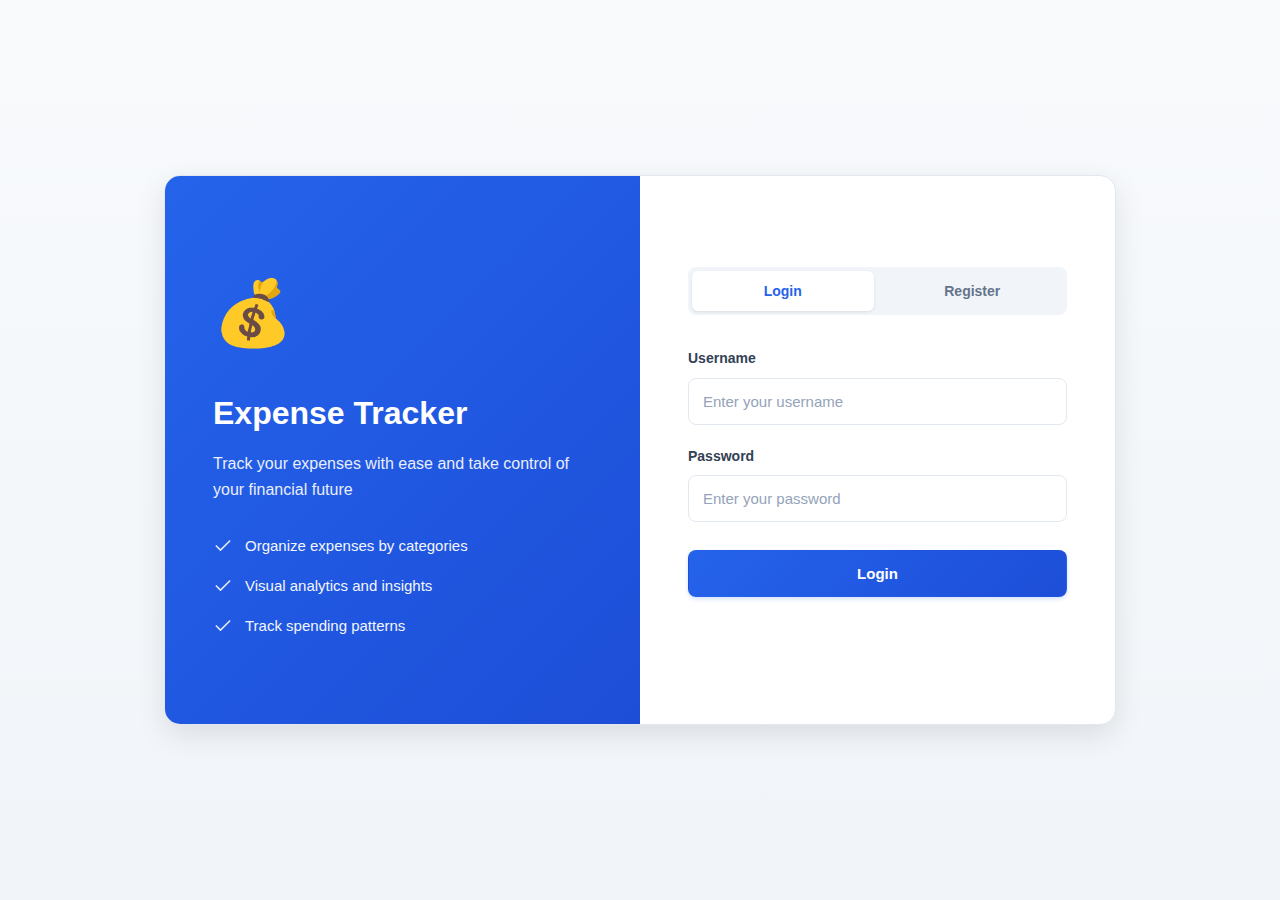
<file: frontend/index.html>
<!DOCTYPE html>
<html lang="en">

<head>
    <meta charset="UTF-8">
    <title>Login | Expense Tracker</title>
    <meta name="viewport" content="width=device-width, initial-scale=1.0" />
    <link rel="stylesheet" href="css/auth.css" />
</head>

<body>
    <div class="auth-container">
        <div class="auth-card">
            <!-- Left side - Branding -->
            <div class="auth-brand">
                <div class="logo">💰</div>
                <h1>Expense Tracker</h1>
                <p class="brand-subtitle">Track your expenses with ease and take control of your financial future</p>
                <div class="features">
                    <div class="feature-item">
                        <svg xmlns="http://www.w3.org/2000/svg" width="20" height="20" viewBox="0 0 24 24" fill="none"
                            stroke="currentColor" stroke-width="2" stroke-linecap="round" stroke-linejoin="round">
                            <polyline points="20 6 9 17 4 12"></polyline>
                        </svg>
                        <span>Organize expenses by categories</span>
                    </div>
                    <div class="feature-item">
                        <svg xmlns="http://www.w3.org/2000/svg" width="20" height="20" viewBox="0 0 24 24" fill="none"
                            stroke="currentColor" stroke-width="2" stroke-linecap="round" stroke-linejoin="round">
                            <polyline points="20 6 9 17 4 12"></polyline>
                        </svg>
                        <span>Visual analytics and insights</span>
                    </div>
                    <div class="feature-item">
                        <svg xmlns="http://www.w3.org/2000/svg" width="20" height="20" viewBox="0 0 24 24" fill="none"
                            stroke="currentColor" stroke-width="2" stroke-linecap="round" stroke-linejoin="round">
                            <polyline points="20 6 9 17 4 12"></polyline>
                        </svg>
                        <span>Track spending patterns</span>
                    </div>
                </div>
            </div>

            <!-- Right side - Forms -->
            <div class="auth-forms">
                <div class="toggle-buttons">
                    <button id="loginTab" class="toggle-btn active">Login</button>
                    <button id="registerTab" class="toggle-btn">Register</button>
                </div>

                <!-- Login Form -->
                <form id="loginForm" class="auth-form">
                    <div class="form-group">
                        <label class="form-label" for="loginUsername">Username</label>
                        <input type="text" id="loginUsername" placeholder="Enter your username" required>
                    </div>

                    <div class="form-group">
                        <label class="form-label" for="loginPassword">Password</label>
                        <input type="password" id="loginPassword" placeholder="Enter your password" required>
                    </div>

                    <button type="submit" class="btn primary">Login</button>
                </form>

                <!-- Register Form -->
                <form id="registerForm" class="auth-form hidden">
                    <div class="form-group">
                        <label class="form-label" for="registerUsername">Username</label>
                        <input type="text" id="registerUsername" placeholder="Choose a username" required>
                    </div>

                    <div class="form-group">
                        <label class="form-label" for="registerEmail">Email</label>
                        <input type="email" id="registerEmail" placeholder="Enter your email" required>
                    </div>

                    <div class="form-group">
                        <label class="form-label" for="registerPassword">Password</label>
                        <input type="password" id="registerPassword" placeholder="Create a password" required>
                    </div>

                    <div class="form-group">
                        <label class="form-label" for="registerConfirmPassword">Confirm Password</label>
                        <input type="password" id="registerConfirmPassword" placeholder="Confirm your password"
                            required>
                    </div>

                    <button type="submit" class="btn primary">Create Account</button>
                </form>

                <p class="error-message" id="errorMsg"></p>
            </div>
        </div>
    </div>

    <!-- Success Modal -->
    <div id="successModal" class="modal hidden">
        <div class="modal-card">
            <div class="success-icon">
                <svg xmlns="http://www.w3.org/2000/svg" width="48" height="48" viewBox="0 0 24 24" fill="none"
                    stroke="currentColor" stroke-width="2" stroke-linecap="round" stroke-linejoin="round">
                    <path d="M22 11.08V12a10 10 0 1 1-5.93-9.14"></path>
                    <polyline points="22 4 12 14.01 9 11.01"></polyline>
                </svg>
            </div>
            <h3>Success!</h3>
            <p class="modal-subtitle">Account successfully created. You can now login.</p>
            <button id="modalOkBtn" class="btn primary">Continue to Login</button>
        </div>
    </div>

    <script src="js/auth.js"></script>
</body>

</html>
</file>
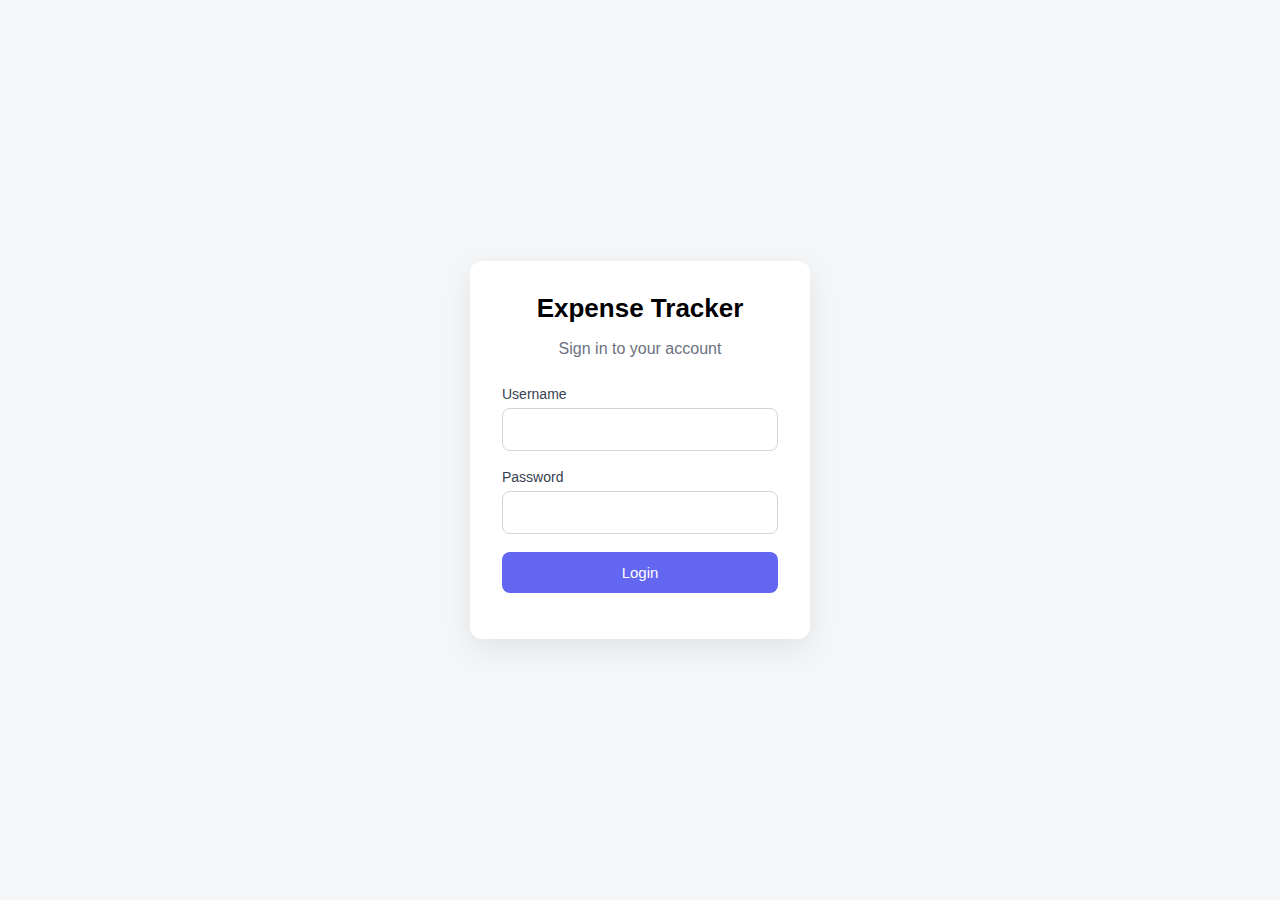
<file: frontend/categories.html>
<!DOCTYPE html>
<html lang="en">

<head>
    <meta charset="UTF-8" />
    <title>Categories | Expense Tracker</title>
    <meta name="viewport" content="width=device-width, initial-scale=1.0" />
    <link rel="stylesheet" href="css/categories.css" />
</head>

<body>
    <nav class="navbar">
        <h1>Expense Tracker</h1>
        <div class="nav-actions">
            <a href="dashboard.html" class="btn ghost">Dashboard</a>
            <button id="logoutBtn" class="btn logout">Logout</button>
        </div>
    </nav>

    <main class="container">
        <section class="summary">
            <div>
                <h2>Categories</h2>
                <p class="subtitle">Manage your expense categories</p>
            </div>

            <button id="openModalBtn" class="btn primary">
                + Add Category
            </button>
        </section>

        <section class="card">
            <table>
                <thead>
                    <tr>
                        <th>Name</th>
                        <th>Actions</th>
                    </tr>
                </thead>
                <tbody id="categoryTable">
                    <tr>
                        <td colspan="2" class="empty">No categories yet</td>
                    </tr>
                </tbody>
            </table>
        </section>
    </main>

    <!-- Add/Edit Category Modal -->
    <div id="categoryModal" class="modal hidden">
        <div class="modal-card">
            <h3 id="modalTitle">Add Category</h3>

            <input type="text" id="categoryName" placeholder="Category name" required />

            <div class="modal-actions">
                <button id="saveCategoryBtn" class="btn primary">Save</button>
                <button id="cancelBtn" class="btn ghost">Cancel</button>
            </div>
        </div>
    </div>

    <script src="js/categories.js"></script>
</body>

</html>
</file>
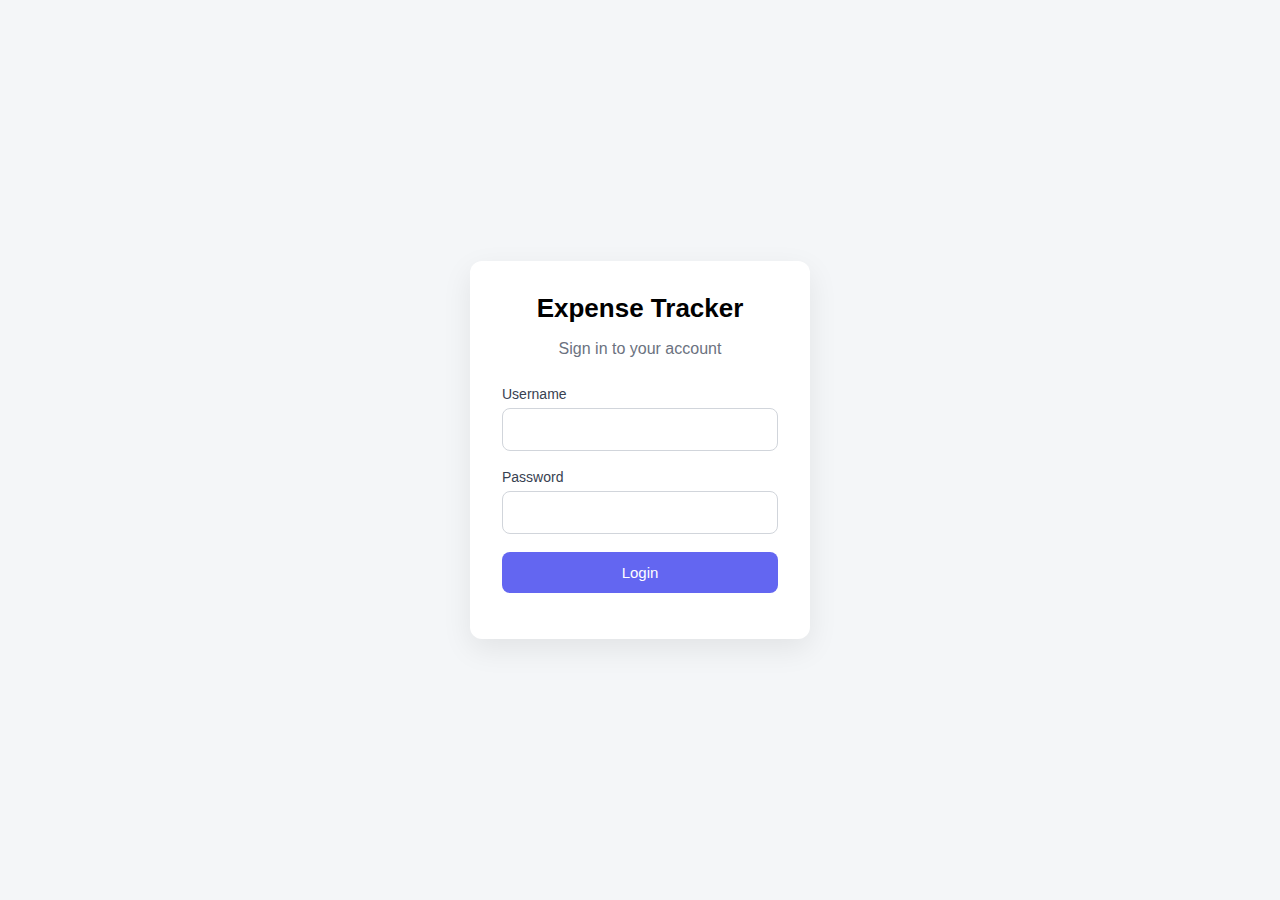
<file: frontend/dashboard.html>
<!DOCTYPE html>
<html lang="en">

<head>
    <meta charset="UTF-8" />
    <title>Dashboard | Expense Tracker</title>
    <link rel="stylesheet" href="css/dashboard.css" />
</head>

<body>

    <nav class="navbar">
        <h1>Expense Tracker</h1>
        <button id="logoutBtn">Logout</button>
    </nav>

    <main class="container">
        <section class="summary">
            <h2>Your Expenses</h2>
            <p class="subtitle">Track and manage your spending</p>
        </section>

        <section class="card">
            <table>
                <thead>
                    <tr>
                        <th>Date</th>
                        <th>Category</th>
                        <th>Description</th>
                        <th>Amount</th>
                    </tr>
                </thead>
                <tbody id="expensesTable">
                    <tr>
                        <td colspan="4" class="empty">
                            No expenses yet
                        </td>
                    </tr>
                </tbody>
            </table>
        </section>
    </main>

    <script src="js/dashboard.js"></script>
</body>

</html>
</file>
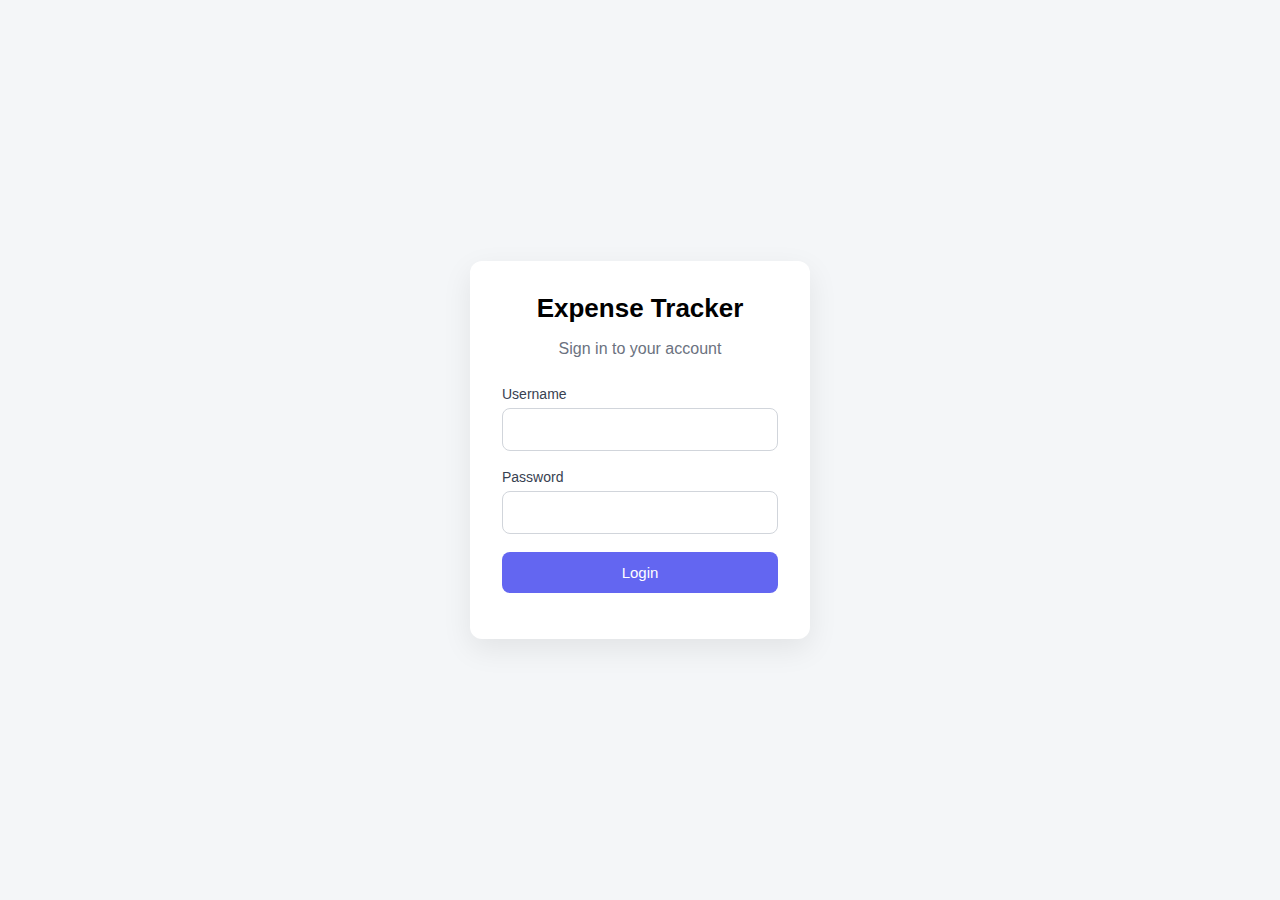
<file: frontend/login.html>
<!DOCTYPE html>
<html lang="en">

<head>
    <meta charset="UTF-8" />
    <title>Expense Tracker | Login</title>
    <meta name="viewport" content="width=device-width, initial-scale=1.0" />
    <link rel="stylesheet" href="css/login.css" />
</head>

<body>
    <div class="login-container">
        <div class="login-card">
            <h1>Expense Tracker</h1>
            <p class="subtitle">Sign in to your account</p>

            <form id="loginForm">
                <div class="form-group">
                    <label for="username">Username</label>
                    <input type="text" id="username" required />
                </div>

                <div class="form-group">
                    <label for="password">Password</label>
                    <input type="password" id="password" required />
                </div>

                <button type="submit">Login</button>
            </form>

            <p class="error-message" id="errorMsg"></p>
        </div>
    </div>

    <script src="js/login.js"></script>
</body>

</html>
</file>
<file: frontend/css/auth.css>
* {
  margin: 0;
  padding: 0;
  box-sizing: border-box;
  font-family: "Inter", -apple-system, BlinkMacSystemFont, sans-serif;
}

html,
body {
  height: 100%;
  overflow: hidden;
}

body {
  background: linear-gradient(to bottom, #f8fafc 0%, #f1f5f9 100%);
  color: #1e293b;
  line-height: 1.6;
  display: flex;
  align-items: center;
  justify-content: center;
}

.auth-container {
  width: 100%;
  max-width: 1000px;
  padding: 1.5rem;
}

.auth-card {
  background: white;
  border-radius: 16px;
  box-shadow: 0 10px 30px rgba(0, 0, 0, 0.1);
  border: 1px solid #e2e8f0;
  display: grid;
  grid-template-columns: 1fr 1fr;
  height: 550px;
  overflow: hidden;
}

/* Left side - Branding */
.auth-brand {
  background: linear-gradient(135deg, #2563eb 0%, #1d4ed8 100%);
  color: white;
  padding: 3rem;
  display: flex;
  flex-direction: column;
  justify-content: center;
}

.logo {
  font-size: 4rem;
  margin-bottom: 1.5rem;
}

.auth-brand h1 {
  font-size: 2rem;
  font-weight: 700;
  margin-bottom: 0.75rem;
  color: white;
}

.brand-subtitle {
  font-size: 1rem;
  line-height: 1.6;
  opacity: 0.9;
  margin-bottom: 2rem;
}

.features {
  display: flex;
  flex-direction: column;
  gap: 1rem;
}

.feature-item {
  display: flex;
  align-items: center;
  gap: 0.75rem;
  font-size: 0.9375rem;
  opacity: 0.95;
}

.feature-item svg {
  flex-shrink: 0;
  opacity: 0.9;
}

/* Right side - Forms */
.auth-forms {
  padding: 3rem;
  display: flex;
  flex-direction: column;
  justify-content: center;
}

.toggle-buttons {
  display: flex;
  gap: 0.5rem;
  margin-bottom: 2rem;
  background: #f1f5f9;
  padding: 0.25rem;
  border-radius: 8px;
}

.toggle-btn {
  flex: 1;
  padding: 0.75rem 1rem;
  border: none;
  border-radius: 6px;
  background: transparent;
  font-weight: 600;
  font-size: 0.875rem;
  cursor: pointer;
  transition: all 0.2s ease;
  color: #64748b;
}

.toggle-btn.active {
  background: white;
  color: #2563eb;
  box-shadow: 0 1px 3px rgba(0, 0, 0, 0.1);
}

.auth-form {
  text-align: left;
}

.hidden {
  display: none;
}

.form-group {
  margin-bottom: 1.25rem;
}

.form-label {
  display: block;
  font-size: 0.875rem;
  font-weight: 600;
  color: #334155;
  margin-bottom: 0.5rem;
}

input {
  width: 100%;
  padding: 0.875rem;
  border-radius: 8px;
  border: 1px solid #e2e8f0;
  font-size: 0.9375rem;
  transition: all 0.2s;
  color: #1e293b;
  background: white;
}

input::placeholder {
  color: #94a3b8;
}

input:focus {
  outline: none;
  border-color: #2563eb;
  box-shadow: 0 0 0 3px rgba(37, 99, 235, 0.1);
}

.btn {
  border: 1px solid transparent;
  border-radius: 8px;
  padding: 0.875rem 1.25rem;
  cursor: pointer;
  font-size: 0.9375rem;
  font-weight: 600;
  display: inline-flex;
  align-items: center;
  justify-content: center;
  gap: 0.5rem;
  transition: all 0.2s ease;
  text-decoration: none;
  width: 100%;
}

.btn.primary {
  background: linear-gradient(135deg, #2563eb 0%, #1d4ed8 100%);
  color: white;
  box-shadow: 0 2px 4px rgba(37, 99, 235, 0.2);
  margin-top: 0.5rem;
}

.btn.primary:hover {
  background: linear-gradient(135deg, #1d4ed8 0%, #1e40af 100%);
  box-shadow: 0 4px 8px rgba(37, 99, 235, 0.3);
  transform: translateY(-1px);
}

.error-message {
  margin-top: 1rem;
  color: #ef4444;
  text-align: center;
  font-size: 0.875rem;
  font-weight: 500;
  min-height: 20px;
}

/* --- Modal --- */
.modal {
  position: fixed;
  inset: 0;
  background: rgba(15, 23, 42, 0.7);
  backdrop-filter: blur(6px);
  display: flex;
  justify-content: center;
  align-items: center;
  z-index: 100;
  padding: 1rem;
}

.modal.hidden {
  display: none;
}

.modal-card {
  background: white;
  padding: 2rem;
  border-radius: 12px;
  width: 100%;
  max-width: 380px;
  box-shadow: 0 20px 25px -5px rgba(0, 0, 0, 0.2),
    0 10px 10px -5px rgba(0, 0, 0, 0.1);
  text-align: center;
}

.success-icon {
  width: 64px;
  height: 64px;
  background: #ecfdf5;
  border-radius: 50%;
  display: flex;
  align-items: center;
  justify-content: center;
  margin: 0 auto 1rem;
}

.success-icon svg {
  color: #10b981;
}

.modal-card h3 {
  font-size: 1.25rem;
  font-weight: 700;
  margin-bottom: 0.5rem;
  color: #0f172a;
}

.modal-subtitle {
  color: #64748b;
  font-size: 0.875rem;
  margin-bottom: 1.5rem;
}

/* --- Responsive --- */
@media (max-width: 768px) {
  .auth-card {
    grid-template-columns: 1fr;
    min-height: auto;
  }

  .auth-brand {
    padding: 2rem;
    text-align: center;
  }

  .logo {
    font-size: 3rem;
    margin-bottom: 1rem;
  }

  .auth-brand h1 {
    font-size: 1.5rem;
  }

  .brand-subtitle {
    font-size: 0.875rem;
    margin-bottom: 1.5rem;
  }

  .features {
    display: none;
  }

  .auth-forms {
    padding: 2rem;
  }
}

@media (max-height: 700px) {
  .auth-container {
    padding: 1rem;
  }

  .auth-brand {
    padding: 2rem;
  }

  .logo {
    font-size: 3rem;
    margin-bottom: 1rem;
  }

  .auth-brand h1 {
    font-size: 1.5rem;
    margin-bottom: 0.5rem;
  }

  .brand-subtitle {
    font-size: 0.875rem;
    margin-bottom: 1.5rem;
  }

  .features {
    gap: 0.75rem;
  }

  .feature-item {
    font-size: 0.875rem;
  }

  .auth-forms {
    padding: 2rem;
  }

  .toggle-buttons {
    margin-bottom: 1.5rem;
  }

  .form-group {
    margin-bottom: 1rem;
  }
}
</file>
<file: frontend/css/categories.css>
* {
  margin: 0;
  padding: 0;
  box-sizing: border-box;
  font-family: "Inter", sans-serif;
}

body {
  background: #f9fafb;
  color: #111827;
}

/* Navbar */
.navbar {
  background: white;
  padding: 1rem 2rem;
  display: flex;
  justify-content: space-between;
  align-items: center;
  border-bottom: 1px solid #e5e7eb;
}

.nav-actions {
  display: flex;
  gap: 0.5rem;
}

.navbar h1 {
  font-size: 1.2rem;
  font-weight: 600;
}

/* Buttons */
.btn {
  border: none;
  border-radius: 6px;
  padding: 0.5rem 1rem;
  cursor: pointer;
  font-size: 0.85rem;
  text-decoration: none;
}

.btn.primary {
  background: #2563eb;
  color: white;
}

.btn.primary:hover {
  background: #1d4ed8;
}

.btn.logout {
  background: #ef4444;
  color: white;
}

.btn.logout:hover {
  background: #dc2626;
}

.btn.ghost {
  background: transparent;
  color: #374151;
}

/* Layout */
.container {
  max-width: 800px;
  margin: 2rem auto;
  padding: 0 1rem;
}

.summary {
  display: flex;
  justify-content: space-between;
  align-items: center;
  margin-bottom: 1.5rem;
}

.subtitle {
  color: #6b7280;
  font-size: 0.9rem;
}

/* Card */
.card {
  background: white;
  border-radius: 10px;
  padding: 1.5rem;
  box-shadow: 0 10px 20px rgba(0, 0, 0, 0.04);
}

/* Table */
table {
  width: 100%;
  border-collapse: collapse;
}

thead {
  background: #f3f4f6;
}

th,
td {
  padding: 0.75rem;
  text-align: left;
  font-size: 0.85rem;
}

tbody tr {
  border-bottom: 1px solid #e5e7eb;
}

.empty {
  text-align: center;
  color: #9ca3af;
}

/* Modal */
.modal {
  position: fixed;
  inset: 0;
  background: rgba(0, 0, 0, 0.4);
  display: flex;
  justify-content: center;
  align-items: center;
}

.modal.hidden {
  display: none;
}

.modal-card {
  background: white;
  padding: 1.5rem;
  border-radius: 10px;
  width: 320px;
}

.modal-card h3 {
  margin-bottom: 1rem;
}

.modal-card input {
  width: 100%;
  padding: 0.5rem;
  margin-bottom: 0.75rem;
  border: 1px solid #e5e7eb;
  border-radius: 6px;
}

.modal-actions {
  display: flex;
  justify-content: flex-end;
  gap: 0.5rem;
}
</file>
<file: frontend/css/dashboard.css>
* {
  margin: 0;
  padding: 0;
  box-sizing: border-box;
  font-family: "Inter", -apple-system, BlinkMacSystemFont, sans-serif;
}

body {
  background: linear-gradient(to bottom, #f8fafc 0%, #f1f5f9 100%);
  color: #1e293b;
  line-height: 1.6;
  min-height: 100vh;
}

/* --- Navbar --- */
.navbar {
  background: white;
  padding: 1rem 2rem;
  display: flex;
  justify-content: space-between;
  align-items: center;
  border-bottom: 1px solid #e2e8f0;
  position: sticky;
  top: 0;
  z-index: 50;
  box-shadow: 0 1px 3px rgba(0, 0, 0, 0.05);
}

.navbar h1 {
  font-size: 1.25rem;
  font-weight: 700;
  color: #2563eb;
  letter-spacing: -0.03em;
}

.nav-actions {
  display: flex;
  gap: 0.75rem;
  align-items: center;
}

/* --- Buttons --- */
.btn {
  border: 1px solid transparent;
  border-radius: 8px;
  padding: 0.625rem 1.25rem;
  cursor: pointer;
  font-size: 0.875rem;
  font-weight: 600;
  display: inline-flex;
  align-items: center;
  justify-content: center;
  gap: 0.5rem;
  transition: all 0.2s ease;
  text-decoration: none;
}

.btn.primary {
  background: linear-gradient(135deg, #2563eb 0%, #1d4ed8 100%);
  color: white;
  box-shadow: 0 2px 4px rgba(37, 99, 235, 0.2);
}

.btn.primary:hover {
  background: linear-gradient(135deg, #1d4ed8 0%, #1e40af 100%);
  box-shadow: 0 4px 8px rgba(37, 99, 235, 0.3);
  transform: translateY(-1px);
}

.btn.logout {
  background: #fff;
  color: #ef4444;
  border-color: #fecaca;
}

.btn.logout:hover {
  background: #fef2f2;
  border-color: #fca5a5;
}

.btn.ghost {
  background: transparent;
  color: #64748b;
  border-color: #e2e8f0;
}

.btn.ghost:hover {
  background: #f1f5f9;
  color: #1e293b;
  border-color: #cbd5e1;
}

.btn.sm {
  padding: 0.4rem 0.875rem;
  font-size: 0.8125rem;
}

/* --- Layout --- */
.container {
  max-width: 1200px;
  margin: 0 auto;
  padding: 1.25rem 1.5rem;
  height: calc(100vh - 65px);
  display: flex;
  flex-direction: column;
  overflow: hidden;
}

.header-section {
  margin-bottom: 1rem;
}

.header-section h2 {
  font-size: 1.5rem;
  font-weight: 700;
  color: #0f172a;
  margin-bottom: 0.25rem;
}

.subtitle {
  color: #64748b;
  font-size: 0.875rem;
}

/* --- Stats Cards --- */
.stats-grid {
  display: grid;
  grid-template-columns: repeat(3, 1fr);
  gap: 1rem;
  margin-bottom: 1rem;
}

.stat-card {
  background: white;
  padding: 1rem;
  border-radius: 10px;
  box-shadow: 0 1px 3px rgba(0, 0, 0, 0.08);
  border: 1px solid #e2e8f0;
  transition: all 0.2s ease;
}

.stat-card:hover {
  box-shadow: 0 2px 8px rgba(0, 0, 0, 0.1);
  transform: translateY(-1px);
}

.stat-label {
  font-size: 0.75rem;
  color: #64748b;
  font-weight: 500;
  margin-bottom: 0.375rem;
  text-transform: uppercase;
  letter-spacing: 0.05em;
}

.stat-value {
  font-size: 1.5rem;
  font-weight: 700;
  color: #0f172a;
}

.stat-card.primary .stat-value {
  color: #2563eb;
}

/* --- Action Bar --- */
.action-bar {
  display: flex;
  justify-content: space-between;
  align-items: center;
  margin-bottom: 1rem;
  flex-wrap: wrap;
  gap: 0.75rem;
}

/* --- The Unified Table Card --- */
.card {
  background: white;
  border-radius: 10px;
  box-shadow: 0 1px 6px rgba(0, 0, 0, 0.08);
  overflow: hidden;
  border: 1px solid #e2e8f0;
  flex: 1;
  display: flex;
  flex-direction: column;
  min-height: 0;
}

/* Toolbar (Filters) */
.table-toolbar {
  display: flex;
  flex-wrap: wrap;
  gap: 0.75rem;
  padding: 1rem 1.25rem;
  background: #fafbfc;
  border-bottom: 1px solid #e2e8f0;
  align-items: center;
}

.filter-group {
  display: flex;
  flex-direction: column;
  gap: 0.25rem;
}

.filter-label {
  font-size: 0.6875rem;
  font-weight: 600;
  color: #64748b;
  text-transform: uppercase;
  letter-spacing: 0.05em;
}

.table-toolbar input,
.table-toolbar select {
  padding: 0.5rem 0.75rem;
  font-size: 0.8125rem;
  border: 1px solid #e2e8f0;
  border-radius: 6px;
  min-width: 140px;
  color: #1e293b;
  background-color: white;
  transition: all 0.2s;
}

.table-toolbar input:focus,
.table-toolbar select:focus {
  outline: none;
  border-color: #2563eb;
  box-shadow: 0 0 0 3px rgba(37, 99, 235, 0.1);
}

.filter-actions {
  display: flex;
  gap: 0.5rem;
  margin-left: auto;
  align-items: flex-end;
}

/* --- Table --- */
.table-wrapper {
  overflow-y: auto;
  flex: 1;
  min-height: 0;
}

table {
  width: 100%;
  border-collapse: collapse;
}

thead {
  background: #f8fafc;
  border-bottom: 2px solid #e2e8f0;
  position: sticky;
  top: 0;
  z-index: 1;
}

th {
  padding: 0.75rem 1rem;
  text-align: left;
  font-size: 0.6875rem;
  font-weight: 700;
  text-transform: uppercase;
  letter-spacing: 0.05em;
  color: #475569;
}

td {
  padding: 0.875rem 1rem;
  font-size: 0.875rem;
  color: #334155;
  border-bottom: 1px solid #f1f5f9;
}

tbody tr {
  transition: background-color 0.15s ease;
}

tbody tr:hover {
  background-color: #f8fafc;
}

tbody tr:last-child td {
  border-bottom: none;
}

.empty {
  text-align: center;
  padding: 3rem 2rem !important;
  color: #94a3b8;
  font-size: 0.9375rem;
}

/* --- Category Badge --- */
.category-badge {
  display: inline-block;
  padding: 0.25rem 0.625rem;
  border-radius: 5px;
  font-size: 0.75rem;
  font-weight: 600;
  background: #eff6ff;
  color: #2563eb;
}

/* --- Amount Display --- */
.amount {
  font-weight: 600;
  color: #0f172a;
  font-size: 0.9375rem;
}

/* --- Actions Column --- */
.actions {
  display: flex;
  gap: 0.375rem;
}

/* --- Modal --- */
.modal {
  position: fixed;
  inset: 0;
  background: rgba(15, 23, 42, 0.7);
  backdrop-filter: blur(6px);
  display: flex;
  justify-content: center;
  align-items: center;
  z-index: 100;
  padding: 1rem;
}

.modal.hidden {
  display: none;
}

.modal-card {
  background: white;
  padding: 1.5rem;
  border-radius: 12px;
  width: 100%;
  max-width: 380px;
  box-shadow: 0 20px 25px -5px rgba(0, 0, 0, 0.2),
    0 10px 10px -5px rgba(0, 0, 0, 0.1);
}

.modal-card h3 {
  font-size: 1.25rem;
  font-weight: 700;
  margin-bottom: 0.375rem;
  color: #0f172a;
}

.modal-subtitle {
  color: #64748b;
  font-size: 0.875rem;
  margin-bottom: 1.25rem;
}

.form-group {
  margin-bottom: 1rem;
}

.form-label {
  display: block;
  font-size: 0.8125rem;
  font-weight: 600;
  color: #334155;
  margin-bottom: 0.375rem;
}

.modal-card input,
.modal-card select {
  width: 100%;
  padding: 0.625rem;
  border: 1px solid #e2e8f0;
  border-radius: 6px;
  font-size: 0.875rem;
  transition: all 0.2s;
}

.modal-card input:focus,
.modal-card select:focus {
  outline: none;
  border-color: #2563eb;
  box-shadow: 0 0 0 3px rgba(37, 99, 235, 0.1);
}

.modal-actions {
  display: flex;
  justify-content: flex-end;
  gap: 0.625rem;
  margin-top: 1.25rem;
}

/* --- Custom Dropdown Arrows --- */
select {
  appearance: none;
  background-image: url("data:image/svg+xml,%3Csvg xmlns='http://www.w3.org/2000/svg' width='16' height='16' viewBox='0 0 24 24' fill='none' stroke='%2364748b' stroke-width='2' stroke-linecap='round' stroke-linejoin='round'%3E%3Cpolyline points='6 9 12 15 18 9'%3E%3C/polyline%3E%3C/svg%3E");
  background-repeat: no-repeat;
  background-position: right 0.75rem center;
  background-size: 16px;
  padding-right: 2.5rem !important;
}

/* --- Sortable Headers --- */
th.sortable {
  cursor: pointer;
  user-select: none;
  transition: all 0.2s;
}

th.sortable:hover {
  background-color: #f1f5f9;
  color: #2563eb;
}

.sort-icon {
  font-size: 0.7rem;
  margin-left: 4px;
  opacity: 0.4;
}

th.sortable:hover .sort-icon {
  opacity: 1;
}

/* --- Delete Modal Specific --- */
#deleteModal h3 {
  color: #ef4444;
}

/* --- Responsive --- */
@media (max-width: 768px) {
  .navbar {
    padding: 0.875rem 1rem;
  }

  .navbar h1 {
    font-size: 1.125rem;
  }

  .container {
    padding: 1rem;
    height: calc(100vh - 60px);
  }

  .header-section h2 {
    font-size: 1.25rem;
  }

  .stats-grid {
    grid-template-columns: 1fr;
  }

  .action-bar {
    flex-direction: column;
    align-items: stretch;
  }

  .table-toolbar {
    flex-direction: column;
    align-items: stretch;
  }

  .filter-group {
    width: 100%;
  }

  .filter-actions {
    margin-left: 0;
    width: 100%;
  }

  .filter-actions .btn {
    flex: 1;
  }

  .table-toolbar input,
  .table-toolbar select {
    min-width: 100%;
  }

  .modal-card {
    padding: 1.25rem;
  }
}

@media (max-width: 640px) {
  .nav-actions {
    flex-direction: column;
    gap: 0.5rem;
  }

  .nav-actions .btn {
    width: 100%;
  }
}
</file>
<file: frontend/css/login.css>
* {
  box-sizing: border-box;
  font-family: -apple-system, BlinkMacSystemFont, "Segoe UI", Roboto, sans-serif;
}

body {
  margin: 0;
  background: #f4f6f8;
  height: 100vh;
  display: flex;
  align-items: center;
  justify-content: center;
}

.login-container {
  width: 100%;
  max-width: 380px;
  padding: 20px;
}

.login-card {
  background: #ffffff;
  border-radius: 12px;
  padding: 32px;
  box-shadow: 0 10px 30px rgba(0, 0, 0, 0.08);
}

.login-card h1 {
  margin: 0;
  font-size: 26px;
  font-weight: 600;
  text-align: center;
}

.subtitle {
  text-align: center;
  color: #6b7280;
  margin-bottom: 28px;
}

.form-group {
  margin-bottom: 18px;
}

label {
  display: block;
  font-size: 14px;
  margin-bottom: 6px;
  color: #374151;
}

input {
  width: 100%;
  padding: 12px;
  border-radius: 8px;
  border: 1px solid #d1d5db;
  font-size: 15px;
}

input:focus {
  outline: none;
  border-color: #6366f1;
}

button {
  width: 100%;
  padding: 12px;
  background: #6366f1;
  border: none;
  border-radius: 8px;
  color: white;
  font-size: 15px;
  font-weight: 500;
  cursor: pointer;
  transition: background 0.2s ease;
}

button:hover {
  background: #4f46e5;
}

.error-message {
  margin-top: 14px;
  color: #dc2626;
  text-align: center;
  font-size: 14px;
}
</file>
